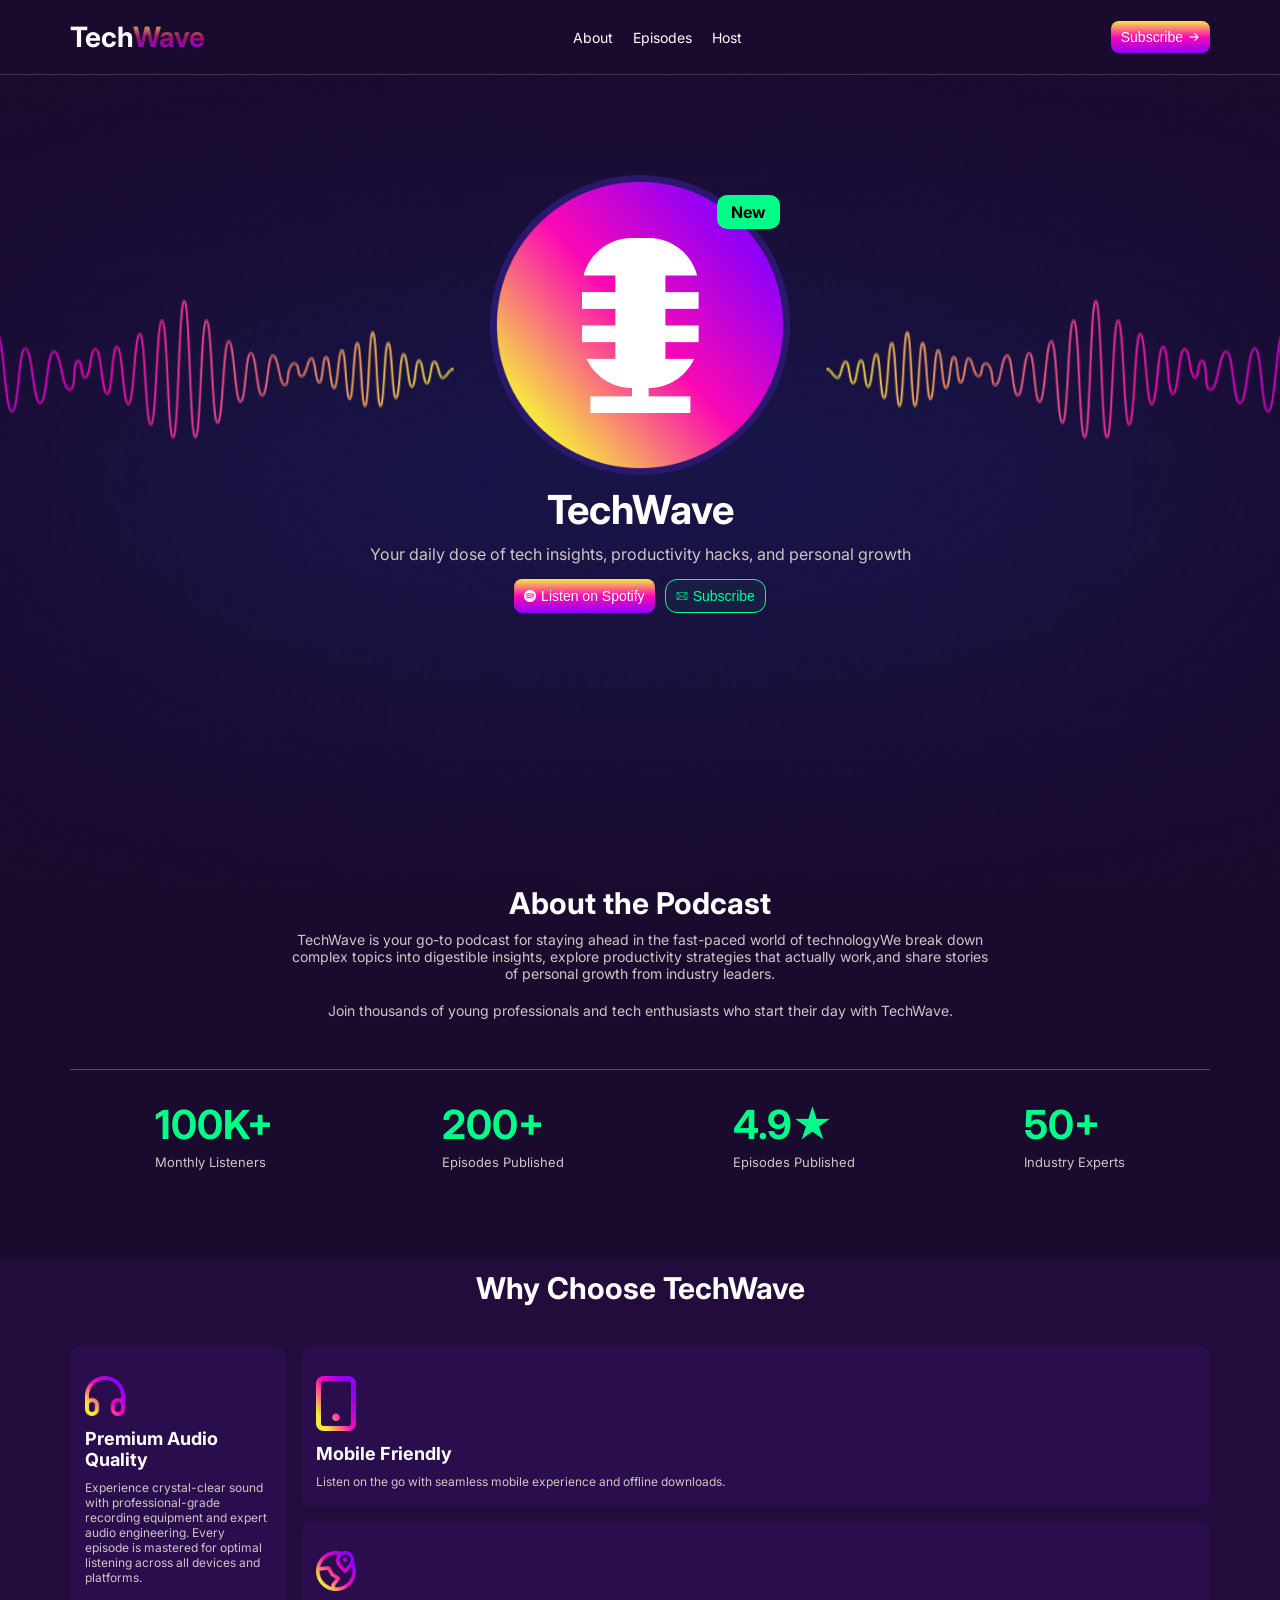
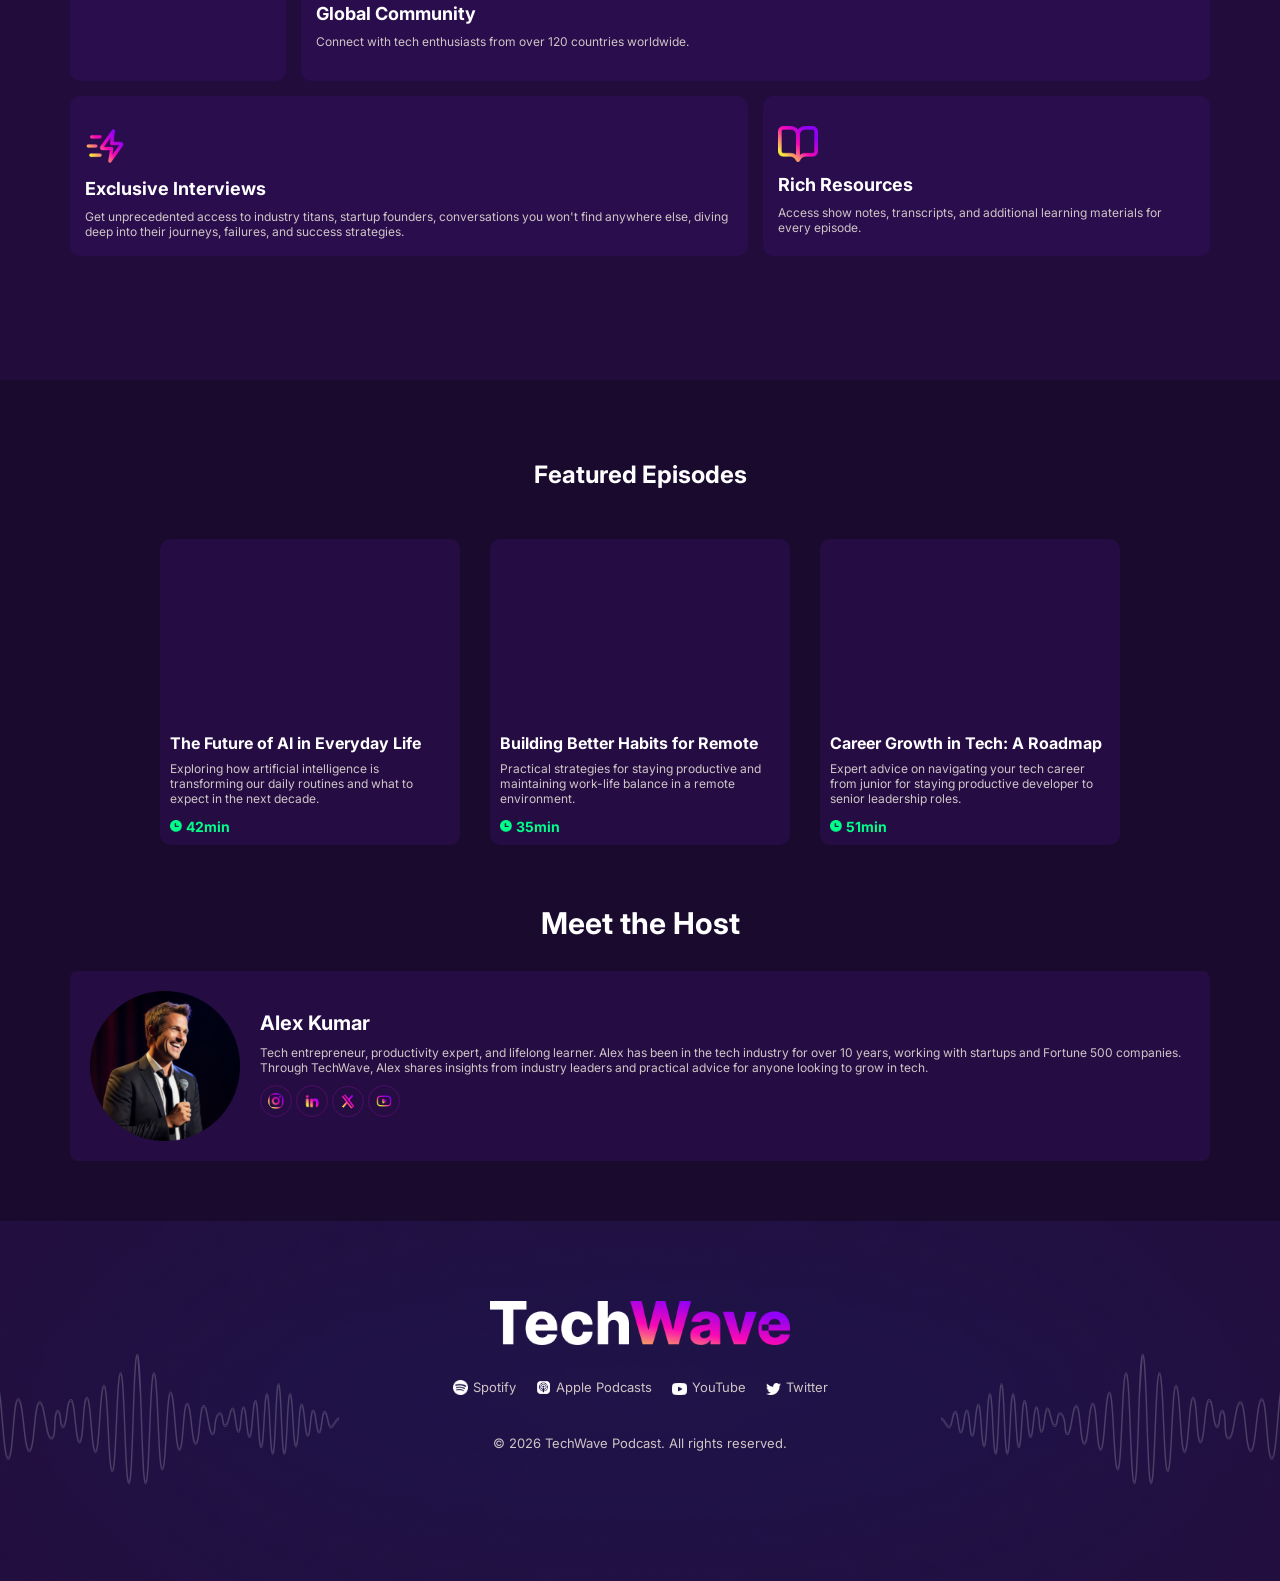
<file: index.html>
<!DOCTYPE html>
<html lang="en">
<head>
    <meta charset="UTF-8">
    <meta name="viewport" content="width=device-width, initial-scale=1.0">
    <title>Assignment 02</title>
    <link rel="stylesheet" href="style.css">
     <link rel="stylesheet" href="./responsive.css">
    <!-- Font -->
<link rel="preconnect" href="https://fonts.googleapis.com">
<link rel="preconnect" href="https://fonts.gstatic.com" crossorigin>
<link href="https://fonts.googleapis.com/css2?family=Inter:ital,opsz,wght@0,14..32,100..900;1,14..32,100..900&display=swap" rel="stylesheet">
</head>
<body>
    <!-- Header Section -->
    <header>
        <nav class="masterwid">
            <h1>Tech<span class="colorful">Wave</span></h1>
            <div>
                <ul>
                    <li><a href="">About</a></li>
                    <li><a href="">Episodes</a></li>
                    <li><a href="">Host</a></li>
                </ul>
            </div>
            <button class="btn">Subscribe <img class="arrow-img" src="./images/ArrowRight.png" ></button>
            <img class="humberger" src="./images/three.png">
        </nav>
    </header>
   
    <!-- Hero Section -->
  <main>
   <section class="hero-main">
    <div class="hero-sceond">
       <div class="hero-third">
        <div class="hero-cirle">
            <p class="badeg">New</p>
            <img src="./images/microphone.png" >
        </div>
       </div> 
    </div>
    <div class="hero-content">
    <h1>TechWave</h1>
    <p>Your daily dose of tech insights, productivity hacks, and personal growth</p>
    <div class="buttons">
        <button class="btn btttn"> <img src="./images/spotify.png" > Listen on Spotify</button>
    <button class="transparent-btn"> <img src="./images/email.png" >  Subscribe</button>
    </div>
   </div>
   </section> 

    <!-- Podcast Section -->
    <section class="podcast-section masterwid"> 
   <div class="podcast-up">
    <h1>About the Podcast</h1>
    <p class="p-middle">TechWave is your go-to podcast for staying ahead in the fast-paced world of technologyWe break down complex topics into digestible insights, explore productivity strategies that actually work,and share stories of personal growth from industry leaders.</p>
    <p>Join thousands of young professionals and tech enthusiasts who start their day with TechWave.</p>
    </div>
    <div class="view-card-main">
      <div class="view-card">
          <h1>100K+</h1>
          <p>Monthly Listeners</p>
      </div>
      <div class="view-card">
          <h1>200+</h1>
          <p>Episodes Published</p>
      </div>
      <div class="view-card">
          <h1>4.9★</h1>
          <p>Episodes Published</p>
      </div>
      <div class="view-card">
          <h1>50+</h1>
          <p>Industry Experts</p>
      </div>
    </div>
   </section>  
    <!-- Chooss TechWave  -->
    <section class="techwave-main">
       <div class="techwave-choss-sec masterwid">
         <h1>Why Choose TechWave</h1>
        <div class="techwave-card">
            <div class="card frist">
                <img src="./images/headphone.png">
                <h2>Premium Audio Quality</h2>
                <p>Experience crystal-clear sound with professional-grade recording equipment and expert audio engineering. Every episode is mastered for optimal listening across all devices and platforms.</p>
            </div>
            <div class="card sec">
                <img src="./images/device.png">
                <h2>Mobile Friendly</h2>
                <p>Listen on the go with seamless mobile experience and offline downloads.</p>
            </div>
            <div class="card sec">
                <img src="./images/location.png">
                <h2>Global Community</h2>
                <p>Connect with tech enthusiasts from over 120 countries worldwide.</p>
            </div>
            <div class="card third">
                <img src="./images/zap-fast.png">
                <h2>Exclusive Interviews</h2>
                <p>Get unprecedented access to industry titans, startup founders,  conversations you won't find anywhere else, diving deep into their journeys, failures, and success strategies.</p>
            </div>
            <div class="card fourth">
                <img src="./images/resource.png">
                <h2>Rich Resources</h2>
                <p>Access show notes, transcripts, and additional learning materials for every episode.</p>
            </div>
        </div>
        </div>
    </section> 
    <!-- Episodes Section -->
    <Section class="episodes-main masterwid">
        <h1 class="edpisodes-title">Featured Episodes</h1>
        <div class="episodes-card-main">

            <div class="episodes-card">
                <iframe width="300" height="180" src="https://www.youtube.com/embed/MPXXmeW7dHI?si=rxHoOm3saa7FdWcX" title="YouTube video player" frameborder="0" allow="accelerometer; autoplay; clipboard-write; encrypted-media; gyroscope; picture-in-picture; web-share" referrerpolicy="strict-origin-when-cross-origin" allowfullscreen></iframe>
               <div class="card-content">
                 <h3>The Future of AI in Everyday Life</h3>
                <p>Exploring how artificial intelligence is transforming our daily routines and what to expect in the next decade.</p>
                <h4><img src="./images/clock.png">42min</h4>
               </div>
            </div>
                        <div class="episodes-card">
               <iframe width="300" height="180" src="https://www.youtube.com/embed/DU9D3CVtZxg?si=2V9v7htRsOjeersT" title="YouTube video player" frameborder="0" allow="accelerometer; autoplay; clipboard-write; encrypted-media; gyroscope; picture-in-picture; web-share" referrerpolicy="strict-origin-when-cross-origin" allowfullscreen></iframe>
               <div class="card-content">
                 <h3>Building Better Habits for Remote </h3>
                <p>Practical strategies for staying productive and maintaining work-life balance in a remote environment.</p>
                <h4><img src="./images/clock.png">35min</h4>
               </div>
            </div>
            <div class="episodes-card">
                <iframe width="300" height="180" src="https://www.youtube.com/embed/-vndDfF3Iho?si=KmFU-UKE5Q1UP2Yg" title="YouTube video player" frameborder="0" allow="accelerometer; autoplay; clipboard-write; encrypted-media; gyroscope; picture-in-picture; web-share" referrerpolicy="strict-origin-when-cross-origin" allowfullscreen></iframe>
               <div class="card-content">
                 <h3>Career Growth in Tech: A Roadmap</h3>
                <p>Expert advice on navigating your tech career from junior for staying productive developer to senior leadership roles.</p>
                <h4><img src="./images/clock.png">51min</h4>
               </div>
            </div>
        </div>
    </Section> 
<!-- Meet the Host Section -->
 <section class="host-section-main masterwid">
  <h1 class="host-title">Meet the Host</h1>
  <div class="host-card">
    <img src="./images/host.png">
    <div class="host-bio">
        <h2>Alex Kumar</h2>
        <p>Tech entrepreneur, productivity expert, and lifelong learner. Alex has been in the tech industry for over 10 years, working with startups and Fortune 500 companies. Through TechWave, Alex shares insights from industry leaders and practical advice for anyone looking to grow in tech.</p>
        <div class="icons">
            <img src="./images/instagram.png" >
            <img src="./images/ri_linkedin-fill.png" >
            <img src="./images/x.png" >
            <img src="./images/youtube.png" >
        </div>
    </div>
  </div>

 </section>
</main>
<!-- Footer Section -->
 <footer class="footer-main">
  <div class="footer-content masterwid ">
    <img src="./images/TechWave.png" >
    <div class="footer-social">
        <p> <img src="./images/spotify.png">Spotify</p>
        <p> <img src="./images/cib_apple-podcasts.png">Apple Podcasts</p>
        <p> <img src="./images/youtube-podcast.png">YouTube</p>
        <p> <img src="./images/twitter.png">Twitter</p>
    </div>
    <p class="copyright">© 2026 TechWave Podcast. All rights reserved.</p>
  </div>
 </footer>
</body>
</html>
</file>
<file: style.css>
*{
 margin: 0;
 padding: 0;
 list-style: none;
 box-sizing: border-box;
}
body{
      font-family: "Inter", sans-serif;
      background-color: #1a0b2e;
}

/* Shared Style */
.btn{
    background-image: linear-gradient( #f7e93f, #FB09B4, #9100F8);
    color: white;
    padding: 8px 10px;
    border-radius: 8px;
    border: none;
    font-size: 14px;
    animation: pulse 1s infinite;
    display: flex;
    align-items: center;
    gap: 5px;
}
@keyframes pulse {
  0% {
    transform: scale(1);
  }
  50% {
    transform: scale(1.05); 
  }
  100% {
    transform: scale(1.); 
  }
}
.masterwid{
    max-width: 1140px;
    margin: 0 auto;
    
}

/* Header Style */
header{
    padding: 20px 0;
    border-bottom: 1px solid rgba(101, 99, 99, 0.493);
}
.arrow-img{
    width: 12px;
}
nav h1 {
    font-size: 28px;
    color: white;
}
nav .colorful{
   background-image: linear-gradient( #f7e93f, #96116e, #9100F8);
    color: transparent;
    background-clip: text;
}
nav ul {
    display: flex;
    gap: 20px;
    justify-content: center;
    align-items: center;
}
nav ul li a {
    text-decoration: none;
    color:#ffffff;
    font-size: 14px;
}
nav{
    display: flex;
    justify-content: space-between;
    align-items: center;
}
.humberger{
 display: none;
}
/* Hero section Styling */
.hero-main{
    height: 90vh;
    background-image: url(./images/hero-bg.png);
    background-position: center;
    background-size: cover;
}
.hero-sceond{
    display:flex ;
    flex-direction: column;
    align-items: center;
    justify-content: center;
    padding-top:100px ;
}
.hero-third{
    position: relative;
}
.hero-cirle{
    height: 300px;
    width: 300px;
    background-image: url(./images/hero-circle.png);
    background-position: center;
    background-size: cover;
    display: flex;
    align-items: center;
    justify-content: center;
    position: relative;
}
.badeg{
    background-color: #00FF88;
    font-weight: 700;
    padding:7px 14px;
    border-radius: 10px;
    position: absolute;
    top: 20px;
    right: 10px;
}
.hero-content{
    text-align: center;
}
.hero-content h1 {
    color: white;
    font-size: 40px;
    margin: 10px 0;
}

.hero-content p{
    color: rgb(207, 197, 197);
    margin-bottom: 15px;
}
.buttons{
    display: flex;
    gap: 10px;
    justify-content: center;
}
.transparent-btn{
    background-color: #00ff880c;
    padding: 8px 10px;
    border-radius: 12px;
    border: 1px solid #00FF88;
    font-size: 14px;
    color: #00FF88;
    display: flex;
    align-items: center;
    gap: 5px;
    animation: pulse 1s infinite;
}
.hero-content img{
    width: 12px;
   
}

/* Podcast Style */
.podcast-up{
    text-align: center;
    width: 700px;
    margin: 0px auto;
    
}
.podcast-up h1{
    color:#ffffff;
    font-size: 30px;
}
.podcast-up p {
    color: rgb(207, 197, 197);
    font-size: 14px;
}
.podcast-up .p-middle{
    margin: 10px 0 20px 0;
}  

.view-card h1{
    font-size: 40px;
    color:rgba(0, 255, 136, 1);
    margin-bottom: 5px;
}
.view-card p{
    font-size: 13px;
  color: rgb(207, 197, 197);
}
.view-card-main{
    margin-top: 50px;
    display: flex;
    justify-content: space-around;
    border-top: 1px rgba(128, 128, 128, 0.545) solid;
    padding-top: 30px;
}

/* Choose techwave Styling */
.techwave-main{
   background: rgba(53, 17, 101, 0.247);
  height: 720px;
}

.techwave-choss-sec h1{
    margin-top: 90px;
    text-align: center;
    font-size: 30px;
    color: white;
    margin-bottom: 30px;
    padding: 10px 0;
    
}
.card{
    background: rgba(53, 17, 101, 0.4);
    padding: 30px 15px;
    border-radius: 10px;
}
.card h2 {
    font-size: 18px;
    color: #ffffff;
    margin-top: 8px;
}
.card p {
    font-size: 12px;
    color: rgb(207, 197, 197);
    margin: 10px 0;
}
.card img {
    width: 40px;
}
.techwave-card{
    display: grid;
    grid-template-columns: repeat(5,1fr);
    grid-template-rows: repeat(6,160px);
    gap: 15px;
}
.frist{
    grid-column: 1 span;
    grid-row: 2 span;
}
.sec{
    grid-column:4 span;
}
.third{
    grid-column: 3 span;
}
.fourth{
    grid-column: 2 span;
}

/* Episodes Styling */
.episodes-card-main{
    display: flex;
    gap: 30px;
   justify-content: center;
}
.edpisodes-title{
  margin: 80px 0 20px 0;
  text-align: center;
  color: #ffffff;
}

.episodes-card{
    width: 300px;
    height: 100%;
     background: rgba(53, 17, 101, 0.4);
     border-radius: 10px;
     margin: 30px 0;
     box-sizing: border-box;
}
.episodes-card h3{
    font-size: 16px;
    color: #ffffff;
}
.episodes-card p{
    font-size: 12px;
     color: rgb(207, 197, 197);
     margin: 8px 0;
    
}
.episodes-card iframe {
    border-top-left-radius: 6px;
    border-top-right-radius: 6px;
}
.card-content{
    padding: 10px;    
}
.card-content img{
    width: 12px;
     margin-right: 4px;
     margin-top: 6px;
}
.card-content h4{
    color:rgba(0, 255, 136, 1);
    font-size: 14px;
   
}
/*  Meet the Host Section  */

.host-title{
    text-align: center;
    font-size: 30px;
    color: #ffffff;
    margin: 30px 0;
}
.host-card{
   background: rgba(53, 17, 101, 0.4);
   display: flex;
   align-items: center;
   justify-content: center;
   gap: 20px;
   padding: 20px ;
   border-radius: 8px;
}
.host-card>img {
    width: 150px;
}
.host-bio h2{
    font-size: 20px;
    color: #ffffff;
}
.host-bio p{
    font-size: 12px;
     color: rgb(207, 197, 197);
     margin: 10px 0;
}
.icons img {
    
    width: 32px;
    border: 1px solid  rgba(156, 13, 158, 0.342); 
    padding: 7px;
    border-radius: 20px;
    object-fit: cover;
    
}

/* Footer Section */

.footer-main{
    height: 40vh;
    background-image: url(./images/footer-bg.png);
    background-position: center;
   margin-top: 60px;
}
.footer-content{
    text-align: center;
    padding: 80px 0;
}
.footer-content>img{
    width: 300px;
}
.footer-social{
    margin-top: 30px;
    display: flex;
    align-items: center;
    justify-content: center;
    gap: 20px;
}
.footer-social img {
    width: 15px;
    margin-right: 5px;
    margin-bottom: -3px;
}
.footer-social p{
    font-size: 13px;
    color: rgb(207, 197, 197);
}
.copyright{
    margin-top: 40px;
    font-size: 13px;
    color: rgb(207, 197, 197);
}
</file>
<file: responsive.css>
@media screen and (max-width:576px) {
    nav{
        padding: 0 7px;
    }
  .btn{
    display: none;
  }  
  nav ul{
    display: none;
  } 
  .humberger{
    display: block;
  }

.hero-main{
    height: 50vh;
    
}
.hero-sceond{
    padding-top:40px ;
}
.hero-content{
    margin-bottom: 30px;
}
.btttn{
    display: inline-block;
}

.podcast-up{
    width:100%;
    padding: 0 10px;
    margin-top: 130px;
}
.view-card-main{
    flex-wrap: wrap;
    gap: 20px;
}
.techwave-card{
    display: flex;
    flex-direction: column;
}
.card{
    padding: 10px 20px;
    width: 100%;
}
.techwave-main{
  padding:  10px;
  height: 900px;
  
}
.techwave-main{
  background: rgba(53, 17, 101, 0.049);
  height: 720px;
}
.edpisodes-title{
  margin: 350px 0 20px 0;
  font-size: 25px;
}
.episodes-card{
    width:90%;
    margin: 10px 0;
}
.episodes-card iframe{
    width: 100%;
}
.episodes-card-main{
   flex-direction: column;
    gap: 10px;
   justify-content: center;
   align-items: center;
   padding: 0 10px ;
   margin-top: 50px;
}
.host-card{
   flex-direction: column;
   text-align: center;
}
.host-section-main{
    padding: 0 15px;
}
.footer-content>img{
    width: 200px;
}
.footer-main{
    background-image: url(./images/footer-bg.png);
    background-size:700px;
    padding: 50px 0;
    background-repeat: no-repeat;
    
}
.footer-social{
    margin-top: 30px;
    display: flex;
    flex-direction:row;
    align-items: center;
    justify-content: center;
    flex-wrap: wrap;
    gap: 30px;
}
}






@media screen and (min-width:576px) and (max-width:768px) {
     nav{
        padding: 0 7px;
    }
    .techwave-card{
    grid-template-columns: repeat(1,1fr);
}
.frist{
    grid-row: 1 span;
    
}
.card{
    padding: 10px 20px;
}
.techwave-main{
  padding: 0 10px;
   height: 1000px;
}
}
</file>
